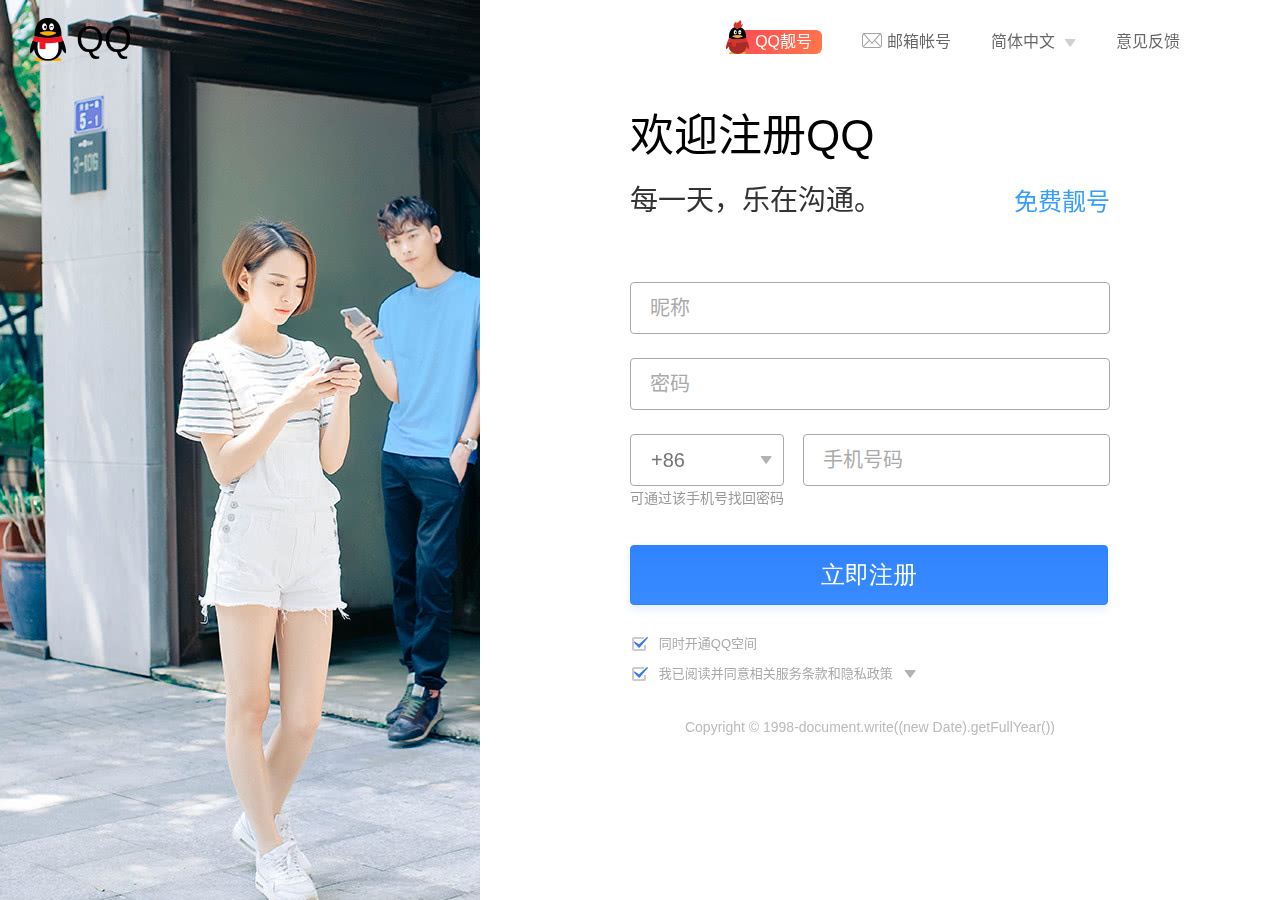
<file: download/register.html>
<!doctype html>
<html>
    <head>
        <meta charset="UTF-8" />
        <title>注册</title>
        <link rel="short icon" href="registerImg/logo.png" />
        <link rel="stylesheet" href="register.css">
    </head>
    <body>
        <a class="logo" href="">QQ</a>
        <div class="side">
            <ul id="side_img">
                <li><img src="registerImg/01-1.jpg" alt=""></li>
                <li><img src="registerImg/01-2.jpg" alt=""></li>
                <li><img src="registerImg/01-3.jpg" alt=""></li>
                <li><img src="registerImg/01-4.jpg" alt=""></li>
            </ul>
        </div>
        <div id="nav_top">
            <div class="feedback">
                <a href="">意见反馈</a>
            </div>
            <div class="language">
                <div class="img">
                    简体中文&nbsp;
                    <img class="img1" src="registerImg/down.png" alt="">
                    <img class="img2" src="registerImg/up.png" alt="">
                </div>
                <ul class="xiaLa">
                    <li><a class="font" href="">繁體中文</a></li>
                    <li><a class="font" href="">English</a></li>
                </ul>
            </div>
            <div id="email">
                <a class="email" href="">邮箱帐号</a>
            </div>
            <div id="lianHao">
                <a class="lianHao" href="">
                    <div>QQ靓号</div>
                    <img src="registerImg/logo3.png" />
                </a>
            </div>
        </div>
        <div id="main_wrap">
            <div class="main">
                <div class="form">
                    <div id="register">
                        <div class="welcome">欢迎注册QQ</div>
                        <div class="header">
                            <a href="">免费靓号</a>
                        </div>
                        <div class="header2">每一天，乐在沟通。</div>
                    </div>
                    <form action="">
                        <div class="input-area">
                            <div class="input-flags">
                                <div class="input-ok" style="display:none"></div>
                            </div>
                            <label for="nickname" class="input-placeholder" id="nickname-tips">昵称</label>
                            <div class="input-outer">
                                <input type="text" id="nickname" class="nickname error" maxlength="24" tabindex="3">
                            </div>
                        </div>
                        <div class="input-area">
                            <label class="input-placeholder" id="password-tips" for="password">密码</label>
                            <div class="input-outer">
                                <div class="password-raw" style="display: none;"></div>
                                <input type="password" id="password" maxlength="16" tabindex="4" >
                            </div>
                        </div>
                        <div style="position: relative">
                            <div class="input-area phone-area">
                                <label class="input-placeholder" id="phone-tips" for="phone">手机号码</label>
                                <div class="input-outer">
                                    <input type="text" id="phone" class="phone" tabindex="5">
                                </div>
                            </div>
                            <div class="input-area nation-area">
                                <div class="input-outer">
                                    <input type="text" placeholder="+86" class="nation">
                                    <div class="selector">
                                        <img src="registerImg/down.png" alt="">
                                    </div>
                                </div>
                            </div>
                        </div>
                        <div class="input-tips-wrap">
                            <div class="input-tips">可通过该手机号找回密码</div>
                        </div>
                        <!--<div style="margin-top: 26px;">
                            <a class="send-sms" id="send-sms" tabindex="6" href="">发送短信验证码</a>
                        </div>-->
                        <div>
                            <input id="get_acc" type="submit" class="submit" value="立即注册" tabindex="8">
                        </div>
                        <div class="agreement">
                            <label for="qzone" class="checkbox" >
                                <img src="registerImg/checkbox_check.png" alt="">
                                <img src="registerImg/checkbox_normal.png" style="display: none;" alt="">
                                &nbsp; 同时开通QQ空间
                            </label>
                            <br />
                            <label for="agree" class="checkbox">
                                <img src="registerImg/checkbox_check.png" alt="">
                                <img src="registerImg/checkbox_normal.png" style="display: none;" alt="">
                                &nbsp; 我已阅读并同意相关服务条款和隐私政策
                                &nbsp;
                                <img src="registerImg/down.png" alt="">
                            </label>
                            <div class="agreement-list" style="visibility: hidden; opacity: 0;">
                                <a href=""></a>
                                <a href=""></a>
                                <a href=""></a>
                            </div>
                        </div>
                    </form>
                    <div class="footer">
                        <p>Copyright <span>©</span> 1998-document.write((new Date).getFullYear())</p>
                    </div>
                </div>
            </div>
        </div>

        <script src="../jquery-1.9.1.js"></script>
        <script src="register.js"></script>
    </body>
</html>
</file>
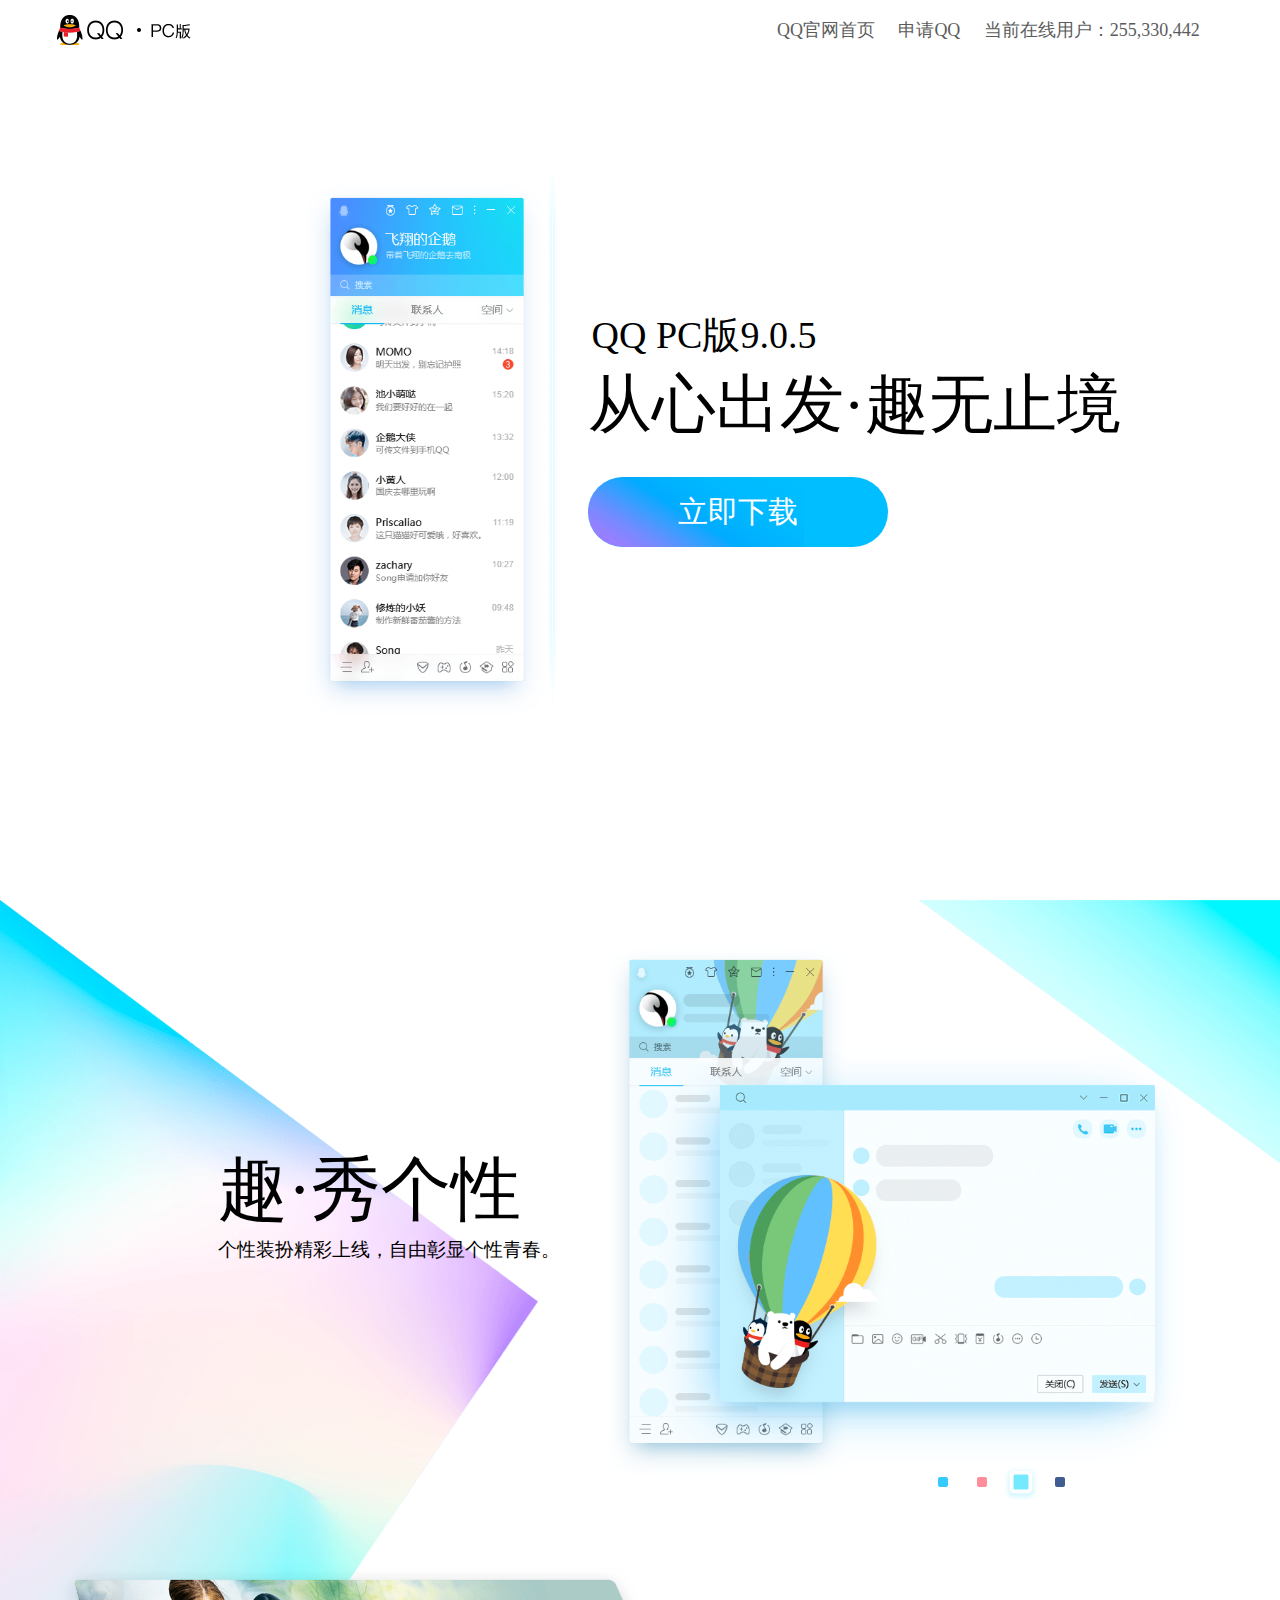
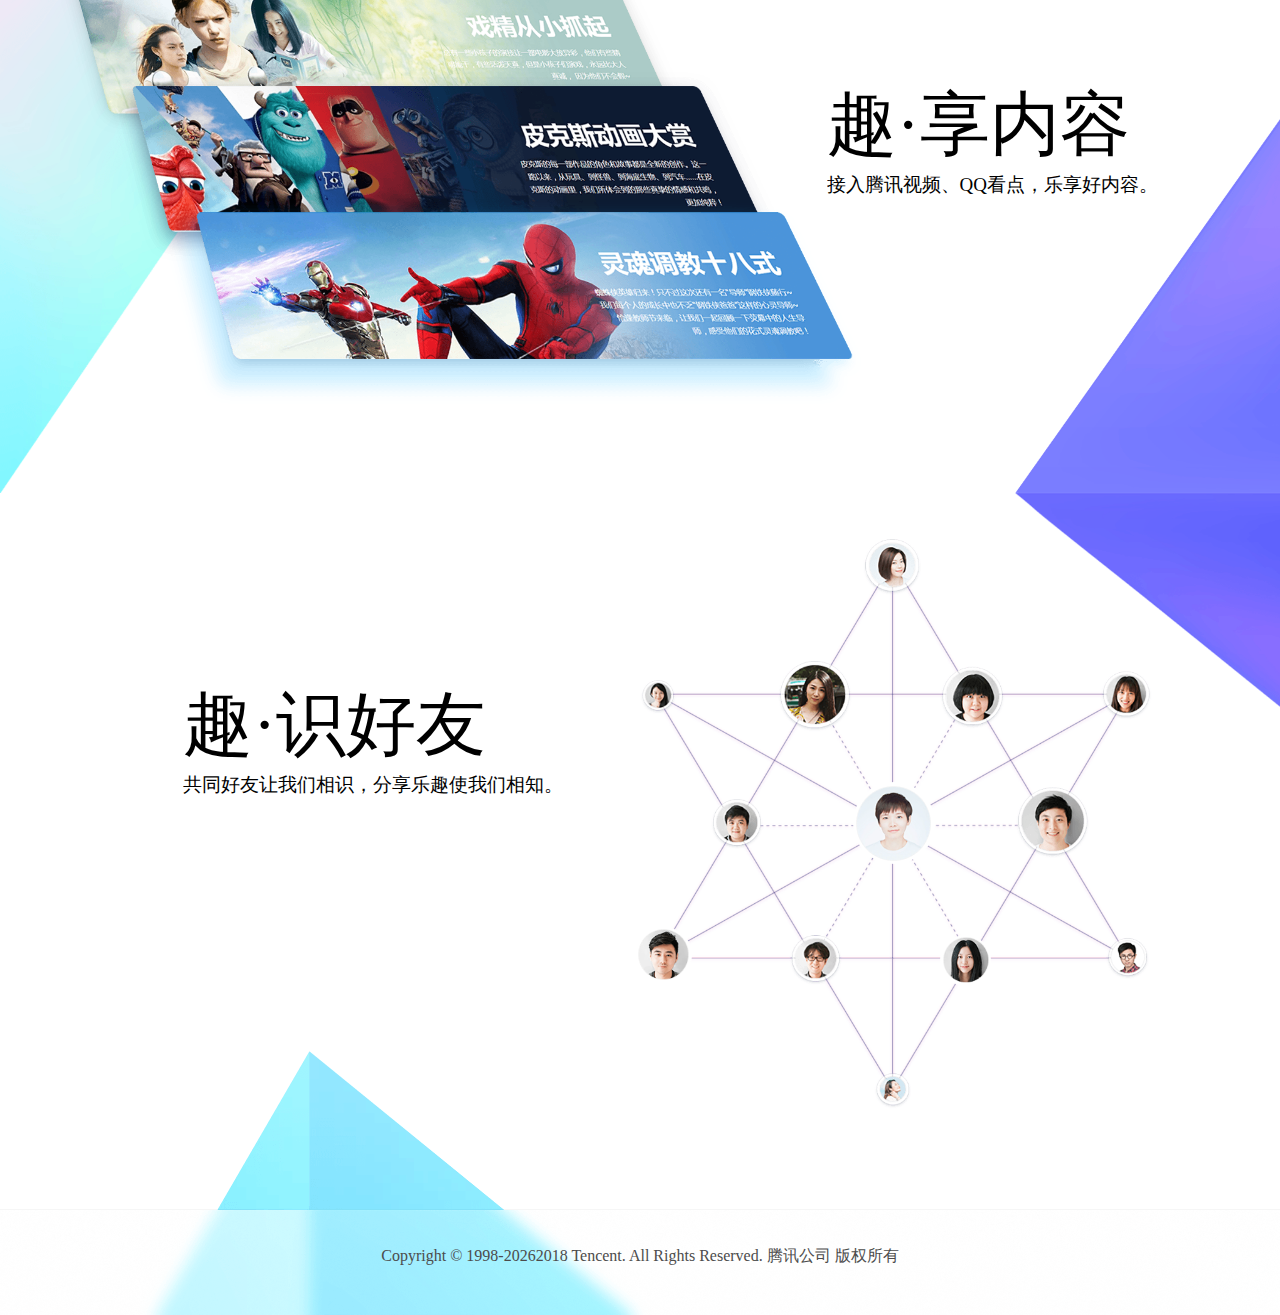
<file: QQPC/qqPc.html>
<!DOCTYPE html>
    <html lang="zh-Hans">
    <head>
        <meta http-equiv="Content-Type" content="text/html; charset=UTF-8" />
        <link type="favicon" rel="shortcut icon" href="images/favicon.ico" />
        <title>QQ PC版官方网站</title>
        <link rel="stylesheet" href="qqPc.css">
    </head>
    <body>
    <div id="header">
        <div class="wrap">
            <div id="logo"><a href=""></a></div>
            <ul class="menu">
                <li><a href="javascript:;" id="viewOnline">当前在线用户：<em id="max_online">255,330,442</em></a></li>

                <li><a href="" class="apply_qq">申请QQ</a></li>
                <li><a href="" class="qq_index">QQ官网首页</a></li>
            </ul>
        </div>
    </div>

    <div id="sections-container" class="animateOptions">
        <section class="section-01">
            <div id="mov-container">
                <div class="mov-bg">
                    <div class="mov-bg"></div>
                    <div class="mov-bg-01"></div>
                    <div class="mov-bg-02"></div>
                    <div class="mov-bg-03 imageMoving"></div>
                    <div class="mov-bg-04 imageMoving"></div>
                    <div class="mov-bg-05 imageMoving"></div>
                    <div class="mov-bg-06"></div>
                </div>
            </div>
            <div class="img-triangle"></div>
            <div class="wrap">
                <div class="img-loginInterface backgroundPositionReset backHide">
                    <div class="login-container">
                        <video src="images/login-head.mp4" class="login-video" autoplay="" loop="" poster="images/header-top.png"></video>
                        <img class="login-icon" src="images/1-login-icon.png" />
                    </div>
                </div>
                <div class="img-aioInterface backgroundPositionReset"></div>
                <div class="line"></div>
                <div class="message-container">
                    <div class="message positionReset">
                        <h2>QQ PC版9.0.5</h2>
                        <h1>从心出发·趣无止境</h1>
                        <div class="button-container">
                            <a href="" class="download"></a>
                            <div class="btn-mask">立即下载</div>
                        </div>
                    </div>
                </div>
            </div>
        </section>
        <section class="section-02">
            <div class="section-02-container">
                <div class="img-triangle"></div>
                <div class="wrap">
                    <div class="message defaultText">
                        <h1>趣·轻快沟通</h1>
                        <h3>全新视觉改版，给你焕然一新的PCQQ。</h3>
                    </div>
                    <div class="message skinText act">
                        <h1>趣·秀个性</h1>
                        <h3>个性装扮精彩上线，自由彰显个性青春。</h3>
                    </div>
                    <div class="plugin-client">
                        <div class="theme-container">
                            <div class="theme-img theme01">
                                <div class="theme-a"></div>
                                <div class="theme-b"></div>
                            </div>
                            <div class="theme-img theme02">
                                <div class="theme-a"></div>
                                <div class="theme-b"></div>
                            </div>
                            <div class="theme-img theme03 fadeIn">
                                <div class="theme-a"></div>
                                <div class="theme-b"></div>
                            </div>
                            <div class="theme-img theme04">
                                <div class="theme-a"></div>
                                <div class="theme-b"></div>
                            </div>
                            <div class="theme-img theme05">
                                <div class="theme-a"></div>
                                <div class="theme-b"></div>
                            </div>

                        </div>
                        <ul class="theme-side" style="opacity: 1;">
                            <li><i class=""><span></span></i></li>
                            <li><i class=""><span></span></i></li>
                            <li><i class="act"><span></span></i></li>
                            <li><i class=""><span></span></i></li>
                            <li><i class=""><span></span></i></li>
                        </ul>
                    </div>
                </div>
            </div>
        </section>
        <section class="section-03 act">
            <div class="section-03-container">
                <div class="img-triangle"></div>
                <div class="wrap">
                    <div class="message">
                        <h1>趣·享内容</h1>
                        <h3>接入腾讯视频、QQ看点，乐享好内容。</h3>
                    </div>
                    <div class="advert-content">
                        <img class="advert-01" src="images/advert01.png" />
                        <img class="advert-02" src="images/advert02.png" />
                        <img class="advert-03" src="images/advert03.png" />
                    </div>
                </div>
            </div>
        </section>
        <section class="section-04">
            <div class="section-04-container">
                <div class="img-triangle"></div>
                <div class="wrap">
                    <div class="message act">
                        <h1>趣·识好友</h1>
                        <h3>共同好友让我们相识，分享乐趣使我们相知。</h3>
                    </div>
                    <div class="friendNet-container">
                        <div class="friendNet">
                            <div class="face-container face01">
                                <div class="face"></div>
                                <div class="face-shadow"></div>
                                <div class="dynamic"></div>
                            </div>
                            <div class="face-container face02">
                                <div class="face"></div>
                                <div class="face-shadow"></div>
                                <div class="dynamic"></div>
                            </div>
                            <div class="face-container face03">
                                <div class="face"></div>
                                <div class="face-shadow"></div>
                                <div class="dynamic"></div>
                            </div>
                        </div>
                        <ul class="ring-list act">
                            <li class="ring1"></li>
                            <li class="ring2"></li>
                            <li class="ring3"></li>
                            <li class="ring4"></li>
                            <li class="ring5"></li>
                        </ul>
                    </div>
                </div>
                <div class="footer">
                    <img src="images/4-pd.png" alt="" class="footer-img" />

                    <h2 class="copyright">Copyright © 1998-<script>document.write((new Date).getFullYear())</script>2018 Tencent. All Rights Reserved.  腾讯公司 版权所有</h2>
                </div>
            </div>
        </section>
    </div>

    </body>
    <script src="../jquery-1.9.1.js"></script>
    <script>$(function(){function e(){(window.ActiveXObject||"ActiveXObject"in window)&&$("body").addClass("ie")}function n(e,n){"function"==typeof pgvSendClick&&pgvSendClick({virtualDomain:n||"im.qq.com",hottag:e})}function i(){var e,n=document.createElement("div"),i={transition:"transitionend",OTransition:"oTransitionEnd",MozTransition:"transitionend",WebkitTransition:"webkitTransitionEnd"};for(e in i)if(void 0!==n.style[e])return i[e]}function t(e){var n,i=function(e,n){setTimeout(function(){e.addClass("imageMoving"),setTimeout(function(){e.removeClass("imageMoving")},15e3)},n)},t=[{el:$(".mov-bg-03"),delayTime:4e3},{el:$(".mov-bg-04"),delayTime:8e3},{el:$(".mov-bg-05"),delayTime:12e3},{el:$(".mov-bg-06"),delayTime:16e3}];for(n in t)i(t[n].el,t[n].delayTime);setInterval(function(){for(n in t)i(t[n].el,t[n].delayTime)},26e3)}e(),"function"==typeof pgvSendClick&&pgvMain(),n("pcqq.pv"),$(".download").click(function(){n("pcqq.btn_download")}),$(".apply_qq").click(function(){n("pcqq.btn_apply")}),$(".qq_index").click(function(){n("pcqq.btn_index")}),$("#viewOnline").click(function(){n("pcqq.btn_viewOnline")}),$("#logo").click(function(){n("pcqq.btn_logo")});var o=/^https/.test(window.location)?"https://im.qq.com/online/flash/ht/fla_https.swf":"http://im.qq.com/online/flash/ht/fla_http.swf";swfobject.embedSWF(o,"flashBox","910","700","9.0.0","expressInstall.swf"),$("#viewOnline").click(function(e){e.preventDefault(),$("#flashDiv").show(),$(".overlay").show(),$(".overlay").css({height:$(document).height()})}),$("#flashClose").click(function(e){e.preventDefault(),$("#flashDiv").hide(),$(".overlay").hide()}),$.ajax({type:"GET",url:"https://cgi.im.qq.com/data/1min_city.dat",dataType:"json",success:function(e){try{e&&0==e.code&&"success"==e.msg?$("#max_online").text(e.data.count.toString().replace(/(\d)(?=(\d{3})+(?!\d))/g,"$1,")):BJ_REPORT.report("get_online_error:"+JSON.stringify(e))}catch(n){BJ_REPORT.report("ajax_success_error:"+JSON.stringify(e))}}});var s,a=(i(),{params:{video:$(".login-video"),loginInterface:$(".img-loginInterface"),"interface":$(".img-aioInterface"),cutLine:$(".line"),title:$(".section-01").find(".message")},loopInterface:function(e){var n=this,i=n.params;setTimeout(function(){i.cutLine.addClass("show-line"),setTimeout(function(){i["interface"].removeClass("backgroundPositionReset"),setTimeout(function(){i.video[0].currentTime=0,i.loginInterface.removeClass("backHide"),setTimeout(function(){e()},700)},700)},300)},3e3)},loopAio:function(){var e=this,n=e.params;n.cutLine.removeClass("show-line"),setTimeout(function(){n.cutLine.addClass("show-line"),setTimeout(function(){n.loginInterface.addClass("backHide"),setTimeout(function(){n.cutLine.removeClass("show-line"),setTimeout(function(){n["interface"].addClass("backgroundPositionReset"),e.loopInterface()},700)},700)},300)},3e3)},loopAll:function(){var e,n,i=this,t=i.params;setInterval(function(){setTimeout(function(){t.cutLine.addClass("show-line"),setTimeout(function(){e=t["interface"].hasClass("backgroundPositionReset"),n=t.loginInterface.hasClass("backHide"),e?t["interface"].removeClass("backgroundPositionReset"):t.loginInterface.addClass("backHide"),setTimeout(function(){n?(t.video[0].currentTime=0,t.loginInterface.removeClass("backHide")):t["interface"].addClass("backgroundPositionReset"),setTimeout(function(){t.cutLine.removeClass("show-line")},700)},700)},300)},3e3)},4700)},showing:function(){var e=this,n=e.params;n.cutLine.addClass("show-line"),setTimeout(function(){n.loginInterface.addClass("backgroundPositionReset"),n.title.addClass("positionReset"),setTimeout(function(){n.cutLine.removeClass("show-line"),setTimeout(function(){n.cutLine.addClass("show-line"),setTimeout(function(){n.loginInterface.addClass("backHide"),setTimeout(function(){n["interface"].addClass("backgroundPositionReset"),setTimeout(function(){n.cutLine.removeClass("show-line")},700)},700)},300)},1500)},750)},300),e.loopAll()},init:function(){this.showing()}}),c={params:{len:$(".theme-img").length,isShow:0,isHover:0,hoverIndex:"",act_index:""},showSkin:function(e){$(".theme-img").removeClass("fadeOut").removeClass("fadeIn"),$(".theme-img").eq(e).addClass("fadeIn"),this.params.isShow=1},hideSkin:function(){var e=$(".theme-container").find(".fadeIn");e.index();e.addClass("fadeOut"),this.params.isShow=0},playOnce:function(e,n){var i=this,t=$(".defaultText"),o=$(".skinText");0==n?(o.removeClass("act"),setTimeout(function(){t.addClass("act")},750)):(t.removeClass("act"),setTimeout(function(){o.addClass("act")},750)),i.hideSkin(),$(".theme-side li").eq(e).children("i").removeClass("act"),setTimeout(function(){i.showSkin(n)},750)},init:function(){function e(){n.params.act_index=$(".theme-container").find(".fadeIn").index(),i.act_index<i.len-1?(n.playOnce(i.act_index,i.act_index+1),$(".theme-side li").eq(i.act_index+1).children("i").addClass("act")):(n.playOnce(i.len-1,0),$(".theme-side li").eq(0).children("i").addClass("act"))}var n=this,i=n.params;n.showSkin(0),$(".defaultText").addClass("act"),$(".theme-side li").eq(0).children("i").addClass("act"),setTimeout(function(){$(".theme-side").css("opacity","1")},750);setInterval(e,3e3)}},l=function(){var e={startIndex:1},n={faceContainer:$(".face-container"),face:$(".face01")},i=function(e){n.faceContainer.removeClass("act"),setTimeout(function(){n.faceContainer.eq(e).addClass("act")},1400)},t=function(){var t,o=n.faceContainer.length;setInterval(function(){t=$(".friendNet").find(".act").index(),t++,e.startIndex++,i(t<o?t:0)},3e3)},o=function(){$(".ring-list").addClass("act"),setTimeout(function(){n.face.addClass("act"),t()},1400)};o()},d=($(window).height(),$(".section-02").offset().top/2),f=$(".section-03").offset().top/1.6,r=$(".section-04").offset().top/1.4,u={s2:0,s3:0,s4:0};t(),a.init(),$(window).scroll(function(){s=$(window).scrollTop(),s>d&&!u.s2?(u.s2=1,c.init()):s>f&&!u.s3?(u.s3=1,$(".section-03").addClass("act")):s>r&&!u.s4&&(u.s4=1,$(".section-04").find(".message").addClass("act"),l())})})</script>
    <script src="qqPc.js"></script>
</html>
</file>
<file: download/register.css>
* {
    margin: 0;
    padding: 0;
    border: none;
    transition: all .2s;
}
html {
    height: 100%;
    width: 100%;
    font-family: -apple-system,"Helvetica Neue",Arial,"PingFang SC","Hiragino Sans GB",STHeiti,"Microsoft YaHei","Microsoft JhengHei","Source Han Sans SC","Noto Sans CJK SC","Source Han Sans CN","Noto Sans SC","Source Han Sans TC","Noto Sans CJK TC","WenQuanYi Micro Hei",SimSun,sans-serif;
}
a{
    outline: 0;
    text-decoration:none;
}
body {
    margin: 0;
    padding: 0;
    height: 100%;
    min-width: 560px;
}
.logo{
    position:fixed;
    top:0;
    left:0;
    background-image: url("registerImg/logo.png");
    background-repeat: no-repeat;
    background-size: 36px 43px;
    z-index:2;
    height:43px;
    line-height:43px;
    padding-left: 46px;
    margin-left: 30px;
    margin-top: 18px;
    font-size: 36px;
    display: block;
    color: #000;
}
.side{
    position: fixed;
    top: 0;
    left: 0;
    height: 100%;
    width: 480px;
    float: left;
    overflow: hidden;
    background-repeat: no-repeat;
    background-position: center;
    background-size: cover;
}
.side ul{
    width:480px;
    height:100%;
    background-image: url("registerImg/01-1.jpg");
}
.side li{
    margin-top:-20px;
    position:absolute;
    display:none;
    top:0;
    left:0;
}
.side ul li img{
    width:480px;
    height:100%;
}
#nav_top{
    min-width:560px;
    overflow:hidden;
    position:relative;
    top:0;
    left:0;
    text-align: right;
    z-index:1;
}
#nav_top .feedback{
    float: right;
    margin:20px 100px 0 0;
    font-size: 16px;
    color: rgba(0,0,0,.902);
    padding: 10px 0 0;
    line-height: 24px;
}
#nav_top .feedback a{
    color:#000;
    opacity:.6;
}
#nav_top .feedback a:hover{
    opacity:1;
}
.language{
    opacity: .6;
    color: #000;
    float: right;
    margin: 20px 40px 0 0;
    font-size: 16px;
    padding: 10px 0 0;
    line-height: 24px;
}
.language .xiaLa{
    list-style: none;
    text-align: left;
    padding-top: 8px;
}
.language .img2{
    display: none;
}
.xiaLa{
    display: none;
}
.xiaLa li{
    padding-top: 16px;
}
.xiaLa li a{
    color:#888;
}
#email{
    opacity: .6;
    float: right;
    margin: 20px 40px 0 0;
    font-size: 16px;
    color: rgba(0,0,0,.902);
    padding: 10px 0 0;
    line-height: 24px;
}
#email:hover{
    opacity:1;
}
#email a{
    color:#000;
    background: url("registerImg/mail-entry.png") no-repeat;
    height: 15px;
    line-height: 15px;
    margin: 4.5px 0;
    padding-left:25px;
}
#lianHao{
    padding: 0;
    float: right;
    margin: 20px 40px 0 0;
    font-size: 16px;
    color: rgba(0,0,0,.902);
    line-height: 24px;
}
.lianHao{
    position: relative;
    display: block;
    float: right;
}
.lianHao>div{
    border-radius:6px;
    background:linear-gradient(126deg,#fc4754,#ff794c) #f54444;
    height:24px;
    line-height:24px;
    font-size: 16px;
    margin: 10px 0 0 5px;
    padding: 0 10px 0 24px;
    color: #fff;
    font-weight: 300;
}
.lianHao>img{
    position: absolute;
    left: 0;
    bottom: 0;
    z-index: 1;
}
#main-wrap{
    position: relative;
    height: 100%;
}
.main{
    position: absolute;
    padding-bottom: 10px;
    top: 100px;
    width: 100%;
    margin-left: 230px;
}
.form{
    position:relative;
    width:480px;
    margin:0 auto;
}
.welcome{
    font-size:44px;
    margin-bottom: 20px;
}
.header{
    float:right;
    font-size: 28px;
    line-height:1.2;
    color:#333;
}
.header a{
    font-size: 24px;
    color: #359eff;
}
.header2{
    font-size: 28px;
    line-height:1.2;
    color:#333;
    margin-bottom: 64px;
}
.input-area{
    position:relative;
}
.input-flags{
    position: absolute;
    right: 0;
    height: 52px;
    z-index: 1;
}
.input-ok{
    background: url("registerImg/tick.png") no-repeat;
    width: 20px;
    height: 15px;
    display: block;
    float: right;
    margin: 18.5px 10px;
}
.input-placeholder{
    position: absolute;
    font-size: 20px;
    line-height: 20px;
    padding: 16px 20px;
    background: #fff;
    z-index: -1;
    font-weight: lighter;
    color: #aaa;
}
.input-outer{
    background: 0 0;
    margin: 24px 0 0;
}
.input-outer input{
    border: 1px #aaa solid;
    border-radius: 4px;
    background: 0 0;
    text-align: left;
    font-size: 20px;
    width: 438px;
    height: 50px;
    line-height: 50px;
    padding: 0 20px;
}
.input-outer input:hover{
    border-color:#777777;
}
form .input-area.phone-area{
    float: right;
}
form .input-area.phone-area .input-outer{
    margin:0;
}
form .input-area.phone-area .input-outer input.phone{
    width:265px;
}
form .input-area.code-area, body .main>.form form .input-area.nation-area {
    width: 154px;
}
form .input-area.nation-area input.nation {
    width: 112px;
}
 form .submit:hover {
    background-color: #3580eb;
    background-image: linear-gradient(0deg,#3580eb,#2c79eb);
}
form .selector {
    position: absolute;
    right: 0;
    top: 0;
    height: 52px;
    line-height: 52px;
    padding-right: 12px;
}
form .selector img {
    vertical-align: middle;
}
form .input-tips-wrap {
    position: relative;
    overflow: hidden;
    height: 14px;
    margin-top: 5px;
    line-height: 1;
}
form .input-tips-wrap .input-tips {
    font-size: 14px;
    height: 14px;
    color: #999;
    white-space: nowrap;
    overflow: hidden;
    position: absolute;
    bottom: 0;
}
form .send-sms {
    border: 1px #3083ff solid;
    border-radius: 4px;
    background-color: #3487ff;
    box-shadow: 0 5px 8px 0 rgba(24,95,255,.1);
    color: #fff;
    text-align: center;
    font-weight: lighter;
    background-image: linear-gradient(0deg,#398bff,#3083ff);
    float: right;
    width: 307px;
    height: 50px;
    line-height: 50px;
    font-size: 20px;
}
form .input-area.nation-area {
    width: 154px;
}
form .submit {
    border: 1px #3083ff solid;
    border-radius: 4px;
    background-color: #3487ff;
    box-shadow: 0 5px 8px 0 rgba(24,95,255,.1);
    color: #fff;
    text-align: center;
    font-weight: lighter;
    background-image: linear-gradient(0deg,#398bff,#3083ff);
    width: 478px;
    height: 60px;
    margin: 40px 0 8px;
    font-size: 24px;
}
form .agreement {
    margin-top: 16px;
    line-height: 18px;
    font-size: 14px;
}
body .main>.form form .agreement .agreement-list {
    padding-left: 18px;
}
form .agreement .checkbox {
    line-height: 30px;
    font-size: 13px;
    color: #aaa;
}
form .agreement .checkbox img {
    vertical-align: middle;
}
.footer {
    font-size: 14px;
    color: #bbb;
    text-align: center;
    margin: 30px 0;
    font-weight: lighter;
}
</file>
<file: QQPC/qqPc.css>
@font-face {
    font-family:PingFang;
    src:url(https://sqimg.qq.com/qq_product_operations/im/pcqq/9.0/font/PingFang.eot);
    src:url(https://sqimg.qq.com/qq_product_operations/im/pcqq/9.0/font/PingFang.eot?#font-spider) format('embedded-opentype'),url(https://sqimg.qq.com/qq_product_operations/im/pcqq/9.0/font/PingFang.woff) format('woff'),url(https://sqimg.qq.com/qq_product_operations/im/pcqq/9.0/font/PingFang.ttf) format('truetype'),url(https://sqimg.qq.com/qq_product_operations/im/pcqq/9.0/font/PingFang.svg) format('svg');
    font-weight:400;
    font-style:normal
}
a,article,body,button,dd,div,dl,dt,figcaption,figure,footer,form,h1,h2,h3,h4,h5,header,html,iframe,img,input,li,menu,nav,ol,p,section,table,tbody,td,textarea,tr,ul {
    padding:0;
    margin:0
}
body,html {
    width:100%;
    height:100%
}
body {
    font:16px PingFang;
    min-width:1280px
}
em {
    font-style:normal
}
a,span {
    text-decoration:none;
    display:inline-block
}
a:link,a:visited {
    text-decoration:none
}
a,button {
    outline:0;
    border:none
}
li {
    list-style:none
}
#header {
    width:100%;
    height:60px;
    position:absolute;
    overflow:hidden;
    top:0;
    left:0;
    z-index:15
}
#logo {
    margin-top:15px;
    float:left;
    width:134px;
    height:30px;
    background:url(images/logo.png) 0 0 no-repeat;
    -webkit-background-size:100% 100%;
    background-size:100% 100%
}
.menu li {
    float:right;
    margin-right:2%;
    line-height:60px;
    font-size:18px;
    display:block
}
.menu li a {
    transition:opacity .25s linear;
    -webkit-transition:opacity .25s linear;
    -moz-transition:opacity .25s linear;
    -ms-transition:opacity .25s linear;
    -o-transition:opacity .25s linear;
    color:#333;
    opacity:.8
}
.menu li a:hover {
    opacity:1
}
.menu li a:active {
    color:#12B7F5;
    opacity:1
}
.wrap {
    margin:0 auto;
    max-width:2186px;
    min-width:1166px;
    width:85.42%;
    height:100%;
    position:relative;
    z-index:10
}
#mov-container {
    width:100%;
    height:100%;
    position:absolute;
    top:0;
    left:0;
    overflow:hidden
}
.mov-bg>div {
    width:100%;
    -webkit-background-size:cover;
    -moz-background-size:cover;
    -ms-background-size:cover;
    -o-background-size:cover;
    background-size:cover;
    position:absolute;
    top:0;
    bottom:0;
    z-index:1
}
.mov-bg {
    background-color:#fff;
    opacity:1
}
.mov-bg-01 {
    background:url(images/BG-1.jpg) no-repeat center top;
    opacity:0
}
.mov-bg-02 {
    background:url(images/BG-1_1.jpg) no-repeat center top;
    opacity:0
}
.mov-bg-03 {
    background:url(images/BG-2_1.jpg) no-repeat center top;
    opacity:0
}
.mov-bg-04 {
    background:url(images/BG-4_1.jpg) no-repeat center top;
    opacity:0
}
.mov-bg-05 {
    background:url(images/BG-5_1.jpg) no-repeat center top;
    opacity:0
}
.mov-bg-06 {
    background:url(images/BG-1_1.jpg) no-repeat center top;
    opacity:0
}
#sections-container,#sections-container>section {
    width:100%;
    height:100%;
    position:relative
}
#sections-container>section {
    overflow:hidden
}
.section-01 .img-triangle {
    width:100%;
    height:100%;
    background:url(images/1-p.png) 0 0 no-repeat;
    -webkit-background-size:100% 100%;
    background-size:100% 100%;
    position:absolute;
    top:0;
    left:0;
    z-index:8
}
.img-loginInterface {
    margin-top:-12.6%;
    padding-top:24.4%;
    width:32.2%;
    position:absolute;
    left:10%;
    top:50%;
    overflow:hidden
}
.login-container {
    width:100%;
    height:100%;
    background:url(images/1-login.png) 0 0 no-repeat;
    -webkit-background-size:auto 100%;
    background-size:auto 100%;
    position:absolute;
    top:0;
    left:0
}
.login-video {
    margin-left:-43.8%;
    width:82.4%;
    position:absolute;
    border-top-left-radius:3px;
    border-top-right-radius:3px;
    background:url(images/header-top.png) 0 0 no-repeat;
    -webkit-background-size:100% 100%;
    background-size:100% 100%;
    top:4.6%;
    left:50%
}
.login-icon {
    margin-left:-42.5%;
    width:79%;
    position:absolute;
    top:7%;
    left:50%
}
.img-aioInterface {
    margin-top:-22.74%;
    padding-top:45.48%;
    width:21%;
    background:url(images/1-aio.png) 0 0 no-repeat;
    -webkit-background-size:auto 100%;
    background-size:auto 100%;
    position:absolute;
    top:50%;
    left:21.4%;
    background-position-X:7000%
}
.section-01 .message-container {
    width:100%;
    height:50%;
    min-height:270px;
    position:absolute;
    top:50%;
    left:42.5%;
    overflow:hidden;
    margin-top:-14%
}
.line {
    margin-top:-24%;
    padding-top:46%;
    width:11px;
    position:absolute;
    top:50%;
    left:42%;
    background:url(images/cutline.png) 0 0 no-repeat;
    -webkit-background-size:100% 100%;
    background-size:100% 100%
}
.section-01 .message {
    margin-left:3%;
    width:100%;
    height:100%;
    position:absolute;
    top:0;
    left:0
}
.section-01 .message>h2 {
    text-indent:4px;
    margin-bottom:0;
    margin-top:2%;
    font-weight:400;
    font-size:48px
}
.section-01 .message>h1 {
    font-weight:400;
    font-size:80px
}
.button-container {
    margin-top:3.5%;
    width:300px;
    height:70px;
    border-radius:40px;
    background-color:#00beff;
    position:relative;
    overflow:hidden
}
.button-container:hover .btn-mask {
    background-position:0 70%
}
a.download:active {
    opacity:.16
}
a.download {
    width:100%;
    height:100%;
    display:block;
    border-radius:40px;
    transition:background-position .25s ease-in-out;
    -webkit-transition:background-position .25s ease-in-out;
    -moz-transition:background-position .25s ease-in-out;
    -ms-transition:background-position .25s ease-in-out;
    -o-transition:background-position .25s ease-in-out;
    background-color:#333;
    position:relative;
    opacity:0;
    z-index:5
}
.btn-mask {
    width:100%;
    height:100%;
    text-align:center;
    line-height:70px;
    font-size:30px;
    color:#fff;
    background:url(images/btn-line.png) -300px 50% no-repeat;
    background-position:-300px center;
    position:absolute;
    border-radius:40px;
    top:0;
    left:0;
    z-index:4;
    transition:all .25s ease-in-out;
    -webkit-transition:all .25s ease-in-out;
    -moz-transition:all .25s ease-in-out;
    -ms-transition:all .25s ease-in-out;
    -o-transition:all .25s ease-in-out
}
#sections-container section.section-02 {
    height:auto;
    padding-top:46.875%
}
.section-02-container {
    width:100%;
    height:100%;
    position:absolute;
    top:0;
    left:0
}
.section-02 .img-triangle {
    width:100%;
    height:100%;
    background:url(images/2-p.png) 0 0 no-repeat;
    -webkit-background-size:100% 100%;
    background-size:100% 100%;
    position:absolute;
    top:0;
    left:0
}
.plugin-client {
    margin-top:-26.83%;
    padding-top:51.22%;
    width:51.22%;
    position:absolute;
    top:56%;
    left:47.1%
}
.section-02 .message {
    margin:auto;
    width:100%;
    height:50%;
    position:absolute;
    top:0;
    left:15.8%;
    right:0;
    bottom:-31%;
    overflow:hidden
}
.skinText {
    opacity:0
}
.section-02 .message>h1 {
    font-weight:400;
    font-size:88px
}
.section-02 .message>h3 {
    font-weight:400;
    font-size:24px
}
.theme-container {
    width:100%;
    height:100%;
    position:absolute;
    top:0;
    left:0;
    z-index:5
}
.theme-container>div {
    width:100%;
    height:100%;
    position:absolute;
    top:0;
    left:0
}
.theme-a {
    padding-top:88.8%;
    width:40.2%;
    position:absolute;
    top:0;
    left:0;
    opacity:0
}
.theme-b {
    padding-top:70.2%;
    width:90%;
    position:absolute;
    top:17.2%;
    left:8%;
    opacity:0
}
.theme-img.fadeIn .theme-a,.theme-img.fadeIn .theme-b {
    opacity:1
}
.theme-img.fadeIn.fadeOut .theme-a,.theme-img.fadeIn.fadeOut .theme-b {
    opacity:0
}
.theme01 .theme-a {
    background:url(images/theme01-a.png) 0 0 no-repeat;
    -webkit-background-size:100% 100%;
    background-size:100% 100%
}
.theme01 .theme-b {
    background:url(images/theme01-b.png) 0 0 no-repeat;
    -webkit-background-size:100% 100%;
    background-size:100% 100%
}
.theme02 .theme-a {
    background:url(images/theme02-a.png) 0 0 no-repeat;
    -webkit-background-size:100% 100%;
    background-size:100% 100%
}
.theme02 .theme-b {
    background:url(images/theme02-b.png) 0 0 no-repeat;
    -webkit-background-size:100% 100%;
    background-size:100% 100%
}
.theme03 .theme-a {
    background:url(images/theme03-a.png) 0 0 no-repeat;
    -webkit-background-size:100% 100%;
    background-size:100% 100%
}
.theme03 .theme-b {
    background:url(images/theme03-b.png) 0 0 no-repeat;
    -webkit-background-size:100% 100%;
    background-size:100% 100%
}
.theme04 .theme-a {
    background:url(images/theme04-a.png) 0 0 no-repeat;
    -webkit-background-size:100% 100%;
    background-size:100% 100%
}
.theme04 .theme-b {
    background:url(images/theme04-b.png) 0 0 no-repeat;
    -webkit-background-size:100% 100%;
    background-size:100% 100%
}
.theme05 .theme-a {
    background:url(images/theme05-a.png) 0 0 no-repeat;
    -webkit-background-size:100% 100%;
    background-size:100% 100%
}
.theme05 .theme-b {
    background:url(images/theme05-b.png) 0 0 no-repeat;
    -webkit-background-size:100% 100%;
    background-size:100% 100%
}
.theme01 .theme-a {
    background:url(images/theme01-a.png) 0 0 no-repeat;
    -webkit-background-size:100% 100%;
    background-size:100% 100%
}
.theme01 .theme-b {
    background:url(images/theme01-b.png) 0 0 no-repeat;
    -webkit-background-size:100% 100%;
    background-size:100% 100%
}
.theme-side {
    display:inline-block;
    position:absolute;
    bottom:6.8%;
    right:14.6%;
    opacity:0
}
.theme-side>li {
    display:inline-block;
    width:35px;
    height:35px;
    border-radius:6px;
    position:relative;
    z-index:6
}
.theme-side>li>i {
    margin:auto;
    width:10px;
    height:10px;
    display:block;
    border:0 solid #fff;
    border-radius:2px;
    position:absolute;
    top:0;
    bottom:0;
    left:0;
    right:0
}
.theme-side>li>i>span {
    margin:auto;
    width:100%;
    height:100%;
    display:block;
    border:0 solid #fff;
    border-radius:2px;
    position:absolute;
    top:0;
    bottom:0;
    left:0;
    right:0
}
.theme-side>li:nth-of-type(1)>i {
    background-color:#36CBFF
}
.theme-side>li:nth-of-type(2)>i {
    background-color:#FF8D9A
}
.theme-side>li:nth-of-type(3)>i {
    background-color:#74E9FF
}
.theme-side>li:nth-of-type(4)>i {
    background-color:#415C91
}
/*.theme-side>li:nth-of-type(5)>i {
    background:url(data:image/png;
    base64,iVBORw0KGgoAAAANSUhEUgAAAAoAAAAKCAMAAAC67D+PAAAASFBMVEULvPS0Ov9jnf+JeP+sOPW2JfS2JfQutPULvPS2JfSnT/+ZY/94i/9Mrf8xu/8LvPS2JfRzhvSEc/Vgl/VKpvQxufyhTPSTYPUNfOtXAAAACnRSTlNJ////5UlK5+bnkRmZWwAAADFJREFUeNqdzbcNACAQBMHDe+/675QE6XOyiXYBM0frZ0sFuxKPInjmUPJj/SXFaKEv32UECuaRhIQAAAAASUVORK5CYII=) 0 0 no-repeat;
    -webkit-background-size:100% 100%;
    background-size:100% 100%
}*/
.theme-side>li:nth-of-type(1)>i.act,.theme-side>li:nth-of-type(2)>i.act,.theme-side>li:nth-of-type(3)>i.act,.theme-side>li:nth-of-type(4)>i.act,.theme-side>li:nth-of-type(5)>i.act {
    transform:scale(1.5);
    -webkit-transform:scale(1.5);
    -moz-transform:scale(1.5);
    -ms-transform:scale(1.5);
    -o-transform:scale(1.5);
    border:3px solid #fff;
    border-radius:4px
}
.theme-side>li:nth-of-type(1)>i.act>span {
    transform:scale(1.5);
    -webkit-transform:scale(1.5);
    -moz-transform:scale(1.5);
    -ms-transform:scale(1.5);
    -o-transform:scale(1.5);
    box-shadow:0 1px 2px .5px #36CBFF;
    opacity:.3
}
.theme-side>li:nth-of-type(2)>i.act>span {
    transform:scale(1.5);
    -webkit-transform:scale(1.5);
    -moz-transform:scale(1.5);
    -ms-transform:scale(1.5);
    -o-transform:scale(1.5);
    box-shadow:0 1px 2px .5px #FF8D9A;
    opacity:.3
}
.theme-side>li:nth-of-type(3)>i.act>span {
    transform:scale(1.5);
    -webkit-transform:scale(1.5);
    -moz-transform:scale(1.5);
    -ms-transform:scale(1.5);
    -o-transform:scale(1.5);
    box-shadow:0 1px 2px .5px #74E9FF;
    opacity:.3
}
.theme-side>li:nth-of-type(4)>i.act>span {
    transform:scale(1.5);
    -webkit-transform:scale(1.5);
    -moz-transform:scale(1.5);
    -ms-transform:scale(1.5);
    -o-transform:scale(1.5);
    box-shadow:0 1px 2px .5px #415C91;
    opacity:.3
}
.theme-side>li:nth-of-type(5)>i.act>span {
    transform:scale(1.5);
    -webkit-transform:scale(1.5);
    -moz-transform:scale(1.5);
    -ms-transform:scale(1.5);
    -o-transform:scale(1.5);
    box-shadow:0 1px 2px .5px #58c2f9;
    opacity:.3
}
#sections-container section.section-03 {
    height:auto;
    padding-top:46.35%
}
.section-03-container {
    width:100%;
    height:100%;
    position:absolute;
    top:0;
    left:0
}
.section-03 .img-triangle {
    width:100%;
    height:100%;
    background:url(images/3-p.png) 0 0 no-repeat;
    -webkit-background-size:100% 100%;
    background-size:100% 100%;
    position:absolute;
    top:0;
    left:0
}
.section-03 .message {
    margin:auto;
    width:100%;
    height:50%;
    position:absolute;
    top:0;
    left:66%;
    right:0;
    bottom:-18%;
    overflow:hidden
}
.section-03 .message>h1 {
    font-weight:400;
    font-size:88px
}
.section-03 .message>h3 {
    font-weight:400;
    font-size:24px
}
.advert-content {
    width:70.12%;
    position:absolute;
    left:11%;
    bottom:18%
}
.advert-content img {
    display:block;
    position:relative
}
.advert-01 {
    width:78.26%;
    margin-top:13%;
    margin-left:-16%
}
.advert-02 {
    width:81.74%;
    margin-top:-8%;
    margin-left:-9%
}
.advert-03 {
    width:85.6%;
    margin-top:-8%;
    margin-left:-3%
}
#sections-container>section.section-04 {
    width:100%;
    height:auto;
    padding-top:64.16%;
    position:relative
}
.section-04-container {
    width:100%;
    height:100%;
    position:absolute;
    top:0;
    left:0
}
.section-04 .img-triangle {
    padding-top:16.72%;
    width:100%;
    background:url(images/4-p.png) 0 0 no-repeat;
    -webkit-background-size:100% 100%;
    background-size:100% 100%;
    position:absolute;
    top:0;
    left:0
}
.section-04 .message {
    margin:auto;
    width:100%;
    height:50%;
    position:absolute;
    top:0;
    left:10.8%;
    right:0;
    bottom:5%;
    overflow:hidden
}
.section-04 .message>h1 {
    font-weight:400;
    font-size:88px
}
.section-04 .message>h3 {
    font-weight:400;
    font-size:24px
}
.friendNet-container {
    padding-top:53.05%;
    width:53.05%;
    position:absolute;
    bottom:28%;
    left:46%;
    z-index:5
}
.friendNet {
    margin-top:-46.2%;
    margin-left:-41.4%;
    padding-top:92.4%;
    width:82.8%;
    background:url(images/friend-net.png) 0 0 no-repeat;
    -webkit-background-size:100% 100%;
    background-size:100% 100%;
    position:absolute;
    z-index:6;
    top:49.8%;
    left:49%
}
.ring-list {
    width:100%;
    height:100%;
    position:absolute;
    top:-.3%;
    left:-1.4%
}
.ring-list li {
    margin-top:-6%;
    margin-left:-6%;
    padding-top:12%;
    width:12%;
    border-radius:50%;
    opacity:1;
    position:absolute;
    top:50%;
    left:50%;
    background-color:rgba(143,219,255,.6)
}
.face01,.face02,.face03 {
    width:100%;
    height:100%;
    position:absolute;
    top:0;
    left:0;
    z-index:7
}
.face01 {
    left:-.5%
}
.face01 .face {
    margin-top:-7.35%;
    margin-left:-7.35%;
    padding-top:14.7%;
    width:14.7%;
    background:url(images/4-face01.png) 0 0 no-repeat;
    position:absolute;
    top:50%;
    left:50%;
    -webkit-background-size:100% 100%;
    background-size:100% 100%;
    z-index:8
}
.face01 .face-shadow {
    margin-top:-8%;
    margin-left:-8%;
    padding-top:16%;
    width:16%;
    border-radius:50%;
    position:absolute;
    top:50%;
    left:50%;
    background-color:#fff;
    opacity:1
}
.face01 .dynamic {
    margin-top:-20.2%;
    margin-left:-18.9%;
    padding-top:40.4%;
    width:37.8%;
    background:url(images/4-dynamic01.png) 0 0 no-repeat;
    -webkit-background-size:100% 100%;
    background-size:100% 100%;
    position:absolute;
    top:32%;
    left:70%;
    z-index:10
}
.face02 {
    left:-45.5%;
    top:23%
}
.face02 .face {
    margin-top:-5%;
    margin-left:-5%;
    padding-top:10%;
    width:10%;
    background:url(images/4-face02.png) 0 0 no-repeat;
    position:absolute;
    top:50%;
    left:50%;
    -webkit-background-size:100% 100%;
    background-size:100% 100%;
    z-index:8
}
.face02 .face-shadow {
    margin-top:-5.5%;
    margin-left:-5.5%;
    padding-top:11%;
    width:11%;
    border-radius:50%;
    position:absolute;
    top:50%;
    left:50%;
    background-color:#fff;
    opacity:1
}
.face02 .dynamic {
    margin-top:-20.2%;
    margin-left:-18.9%;
    padding-top:40.4%;
    width:37.8%;
    background:url(images/4-dynamic02.png) 0 0 no-repeat;
    -webkit-background-size:100% 100%;
    background-size:100% 100%;
    position:absolute;
    top:32%;
    left:70%;
    z-index:10
}
.face03 {
    left:13.5%;
    top:24%
}
.face03 .face {
    margin-top:-4.5%;
    margin-left:-4.5%;
    padding-top:9%;
    width:9%;
    background:url(images/4-face03.png) 0 0 no-repeat;
    position:absolute;
    top:50%;
    left:50%;
    -webkit-background-size:100% 100%;
    background-size:100% 100%;
    z-index:8
}
.face03 .face-shadow {
    margin-top:-5%;
    margin-left:-5%;
    padding-top:10%;
    width:10%;
    border-radius:50%;
    position:absolute;
    top:50%;
    left:50%;
    background-color:#fff;
    opacity:1
}
.face03 .dynamic {
    margin-top:-20.2%;
    margin-left:-18.9%;
    padding-top:40.4%;
    width:37.8%;
    background:url(images/4-dynamic03.png) 0 0 no-repeat;
    -webkit-background-size:100% 100%;
    background-size:100% 100%;
    position:absolute;
    top:32%;
    left:70%;
    z-index:10
}
.footer {
    width:100%;
    padding-top:9%;
    text-align:center;
    position:absolute;
    bottom:0;
    left:0;
    z-index:5
}
.footerText {
    margin-top:65px;
    margin-bottom:5px;
    font-weight:400
}
.copyright {
    margin:auto;
    margin-bottom:3%;
    font-size:16px;
    position:absolute;
    left:0;
    right:0;
    bottom:0;
    line-height:250%;
    color:#4c4c4c;
    font-weight:400
}
.footer-img {
    width:100%;
    position:absolute;
    bottom:0;
    left:0
}
.animateOptions .line {
    transition:transform .25s ease-in-out;
    -webkit-transition:-webkit-transform .25s ease-in-out;
    -moz-transition:-moz-transform .25s ease-in-out;
    -ms-transition:-ms-transform .25s ease-in-out;
    -o-transition:-o-transform .25s ease-in-out;
    transform:scaleY(0);
    -webkit-transform:scaleY(0);
    -moz-transform:scaleY(0);
    -ms-transform:scaleY(0);
    -o-transform:scaleY(0)
}
.animateOptions .login-container {
    transition:all .6s cubic-bezier(1,0,0,1),opacity .6s cubic-bezier(.8,0,.2,1);
    -webkit-transition:all .6s cubic-bezier(1,0,0,1),opacity .6s cubic-bezier(.8,0,.2,1);
    -moz-transition:all .6s cubic-bezier(1,0,0,1),opacity .6s cubic-bezier(.8,0,.2,1);
    -ms-transition:all .6s cubic-bezier(1,0,0,1),opacity .6s cubic-bezier(.8,0,.2,1);
    -o-transition:all .6s cubic-bezier(1,0,0,1),opacity .6s cubic-bezier(.8,0,.2,1);
    opacity:.3;
    left:100%
}
.animateOptions .img-loginInterface.backHide .login-container {
    transition:all .6s cubic-bezier(.9,0,.45,1),opacity .6s cubic-bezier(.96,0,.45,1);
    -webkit-transition:all .6s cubic-bezier(.9,0,.45,1),opacity .6s cubic-bezier(.96,0,.45,1);
    -moz-transition:all .6s cubic-bezier(.9,0,.45,1),opacity .6s cubic-bezier(.96,0,.45,1);
    -ms-transition:all .6s cubic-bezier(.9,0,.45,1),opacity .6s cubic-bezier(.96,0,.45,1);
    -o-transition:all .6s cubic-bezier(.9,0,.45,1),opacity .6s cubic-bezier(.96,0,.45,1);
    opacity:.3;
    left:100%
}
.animateOptions .img-aioInterface {
    transition:all .6s cubic-bezier(.9,0,.45,1),opacity .6s cubic-bezier(.96,0,.45,1);
    -webkit-transition:all .6s cubic-bezier(.9,0,.45,1),opacity .6s cubic-bezier(.96,0,.45,1);
    -moz-transition:all .6s cubic-bezier(.9,0,.45,1),opacity .6s cubic-bezier(.96,0,.45,1);
    -ms-transition:all .6s cubic-bezier(.9,0,.45,1),opacity .6s cubic-bezier(.96,0,.45,1);
    -o-transition:all .6s cubic-bezier(.9,0,.45,1),opacity .6s cubic-bezier(.96,0,.45,1);
    opacity:.3
}
.animateOptions .section-01 .message {
    transition:all .6s cubic-bezier(1,0,0,1),opacity .6s cubic-bezier(.8,0,.2,1);
    -webkit-transition:all .6s cubic-bezier(1,0,0,1),opacity .6s cubic-bezier(.8,0,.2,1);
    -moz-transition:all .6s cubic-bezier(1,0,0,1),opacity .6s cubic-bezier(.8,0,.2,1);
    -ms-transition:all .6s cubic-bezier(1,0,0,1),opacity .6s cubic-bezier(.8,0,.2,1);
    -o-transition:all .6s cubic-bezier(1,0,0,1),opacity .6s cubic-bezier(.8,0,.2,1);
    opacity:.3;
    left:-55%
}
.animateOptions .show-line {
    transform:scaleY(1);
    -webkit-transform:scaleY(1);
    -moz-transform:scaleY(1);
    -ms-transform:scaleY(1);
    -o-transform:scaleY(1)
}
.animateOptions .backgroundPositionReset {
    opacity:1;
    background-position-X:0
}
.animateOptions .backgroundPositionReset .login-container {
    opacity:1;
    left:0
}
.animateOptions .section-01 .message.positionReset {
    opacity:1;
    left:0
}
.animateOptions .section-02 .message {
    transition:all .7s cubic-bezier(1,0,.7,1);
    -webkit-transition:all .7s cubic-bezier(1,0,.7,1);
    -moz-transition:all .7s cubic-bezier(1,0,.7,1);
    -ms-transition:all .7s cubic-bezier(1,0,.7,1);
    -o-transition:all .7s cubic-bezier(1,0,.7,1);
    opacity:0;
    transform:translateY(50px)
}
.animateOptions .section-02 .message.act {
    transition:transform .7s cubic-bezier(.3,0,0,1),opacity .7s cubic-bezier(1,0,.7,1);
    -webkit-transition:-webkit-transform .7s cubic-bezier(.3,0,0,1),opacity .7s cubic-bezier(1,0,.7,1);
    -moz-transition:-moz-transform .7s cubic-bezier(.3,0,0,1),opacity .7s cubic-bezier(1,0,.7,1);
    -ms-transition:-ms-transform .7s cubic-bezier(.3,0,0,1),opacity .7s cubic-bezier(1,0,.7,1);
    -o-transition:-o-transform .7s cubic-bezier(.3,0,0,1),opacity .7s cubic-bezier(1,0,.7,1);
    opacity:1;
    transform:translateY(0);
    -webkit-transform:translateY(0);
    -moz-transform:translateY(0);
    -ms-transform:translateY(0);
    -o-transform:translateY(0)
}
.animateOptions .section-02 .theme-a {
    transform:translateY(50px);
    -webkit-transform:translateY(50px);
    -moz-transform:translateY(50px);
    -ms-transform:translateY(50px);
    -o-transform:translateY(50px)
}
.animateOptions .section-02 .theme-b {
    transform:translateY(30px);
    transition-delay:.15s;
    -webkit-transform:translateY(30px);
    -webkit-transition-delay:.15s;
    -moz-transform:translateY(30px);
    -moz-transition-delay:.15s;
    -ms-transform:translateY(30px);
    -ms-transition-delay:.15s;
    -o-transform:translateY(30px);
    -o-transition-delay:.15s
}
.animateOptions .section-02 .theme-img.fadeIn .theme-a,.animateOptions .section-02 .theme-img.fadeIn .theme-b {
    transition-property:transform,opacity;
    transition-duration:.67s,.67s;
    transition-timing-function:cubic-bezier(.17,0,0,1),cubic-bezier(.3,0,0,1);
    transform:translateY(0);
    -webkit-transition-property:transform,opacity;
    -webkit-transition-duration:.67s,.67s;
    -webkit-transition-timing-function:cubic-bezier(.17,0,0,1),cubic-bezier(.3,0,0,1);
    -webkit-transform:translateY(0);
    -moz-transition-property:transform,opacity;
    -moz-transition-duration:.67s,.67s;
    -moz-transition-timing-function:cubic-bezier(.17,0,0,1),cubic-bezier(.3,0,0,1);
    -moz-transform:translateY(0);
    -ms-transition-property:transform,opacity;
    -ms-transition-duration:.67s,.67s;
    -ms-transition-timing-function:cubic-bezier(.17,0,0,1),cubic-bezier(.3,0,0,1);
    -ms-transform:translateY(0);
    -o-transition-property:transform,opacity;
    -o-transition-duration:.67s,.67s;
    -o-transition-timing-function:cubic-bezier(.17,0,0,1),cubic-bezier(.3,0,0,1);
    -o-transform:translateY(0);
    opacity:1
}
.animateOptions .section-02 .theme-img.fadeIn.fadeOut .theme-a,.animateOptions .section-02 .theme-img.fadeIn.fadeOut .theme-b {
    transition-property:all;
    transition-duration:.67s;
    transition-timing-function:cubic-bezier(1,0,.7,1);
    transform:translateY(50px);
    -webkit-transition-property:all;
    -webkit-transition-duration:.67s;
    -webkit-transition-timing-function:cubic-bezier(1,0,.7,1);
    -webkit-transform:translateY(50px);
    -moz-transition-property:all;
    -moz-transition-duration:.67s;
    -moz-transition-timing-function:cubic-bezier(1,0,.7,1);
    -moz-transform:translateY(50px);
    -ms-transition-property:all;
    -ms-transition-duration:.67s;
    -ms-transition-timing-function:cubic-bezier(1,0,.7,1);
    -ms-transform:translateY(50px);
    -o-transition-property:all;
    -o-transition-duration:.67s;
    -o-transition-timing-function:cubic-bezier(1,0,.7,1);
    -o-transform:translateY(50px);
    opacity:0
}
.animateOptions .section-02 .theme-side>li>i {
    transition:all .15s cubic-bezier(.8,0,.2,1) .85s;
    -webkit-transition:all .15s cubic-bezier(.8,0,.2,1) .85s;
    -moz-transition:all .15s cubic-bezier(.8,0,.2,1) .85s;
    -ms-transition:all .15s cubic-bezier(.8,0,.2,1) .85s;
    -o-transition:all .15s cubic-bezier(.8,0,.2,1) .85s
}
.animateOptions .section-02 .theme-side>li>i>span {
    transition:all .15s cubic-bezier(.8,0,.2,1) .85s;
    -webkit-transition:all .15s cubic-bezier(.8,0,.2,1) .85s;
    -moz-transition:all .15s cubic-bezier(.8,0,.2,1) .85s;
    -ms-transition:all .15s cubic-bezier(.8,0,.2,1) .85s;
    -o-transition:all .15s cubic-bezier(.8,0,.2,1) .85s
}
.ie .section-02 .theme-side>li>i.act {
    width:15px;
    height:15px
}
.animateOptions .section-03 .advert-content img {
    transform:translateY(100px);
    -webkit-transform:translateY(100px);
    -moz-transform:translateY(100px);
    -ms-transform:translateY(100px);
    -o-transform:translateY(100px);
    transition-property:transform;
    transition-duration:1s;
    transition-timing-function:cubic-bezier(.8,0,.2,1);
    -webkit-transition-property:-webkit-transform;
    -webkit-transition-duration:1s;
    -webkit-transition-timing-function:cubic-bezier(.8,0,.2,1);
    -moz-transition-property:-moz-transform;
    -moz-transition-duration:1s;
    -moz-transition-timing-function:cubic-bezier(.8,0,.2,1);
    -ms-transition-property:-ms-transform;
    -ms-transition-duration:1s;
    -ms-transition-timing-function:cubic-bezier(.8,0,.2,1);
    -o-transition-property:-o-transform;
    -o-transition-duration:1s;
    -o-transition-timing-function:cubic-bezier(.8,0,.2,1)
}
.animateOptions .section-03.act .advert-content img {
    transform:translateY(0);
    -webkit-transform:-webkit-translateY(0);
    -moz-transform:-moz-translateY(0);
    -ms-transform:-ms-translateY(0);
    -o-transform:-o-translateY(0)
}
.animateOptions .section-03.act .advert-content .advert-02 {
    transition-delay:70ms;
    -webkit-transition-delay:70ms;
    -moz-transition-delay:70ms;
    -ms-transition-delay:70ms;
    -o-transition-delay:70ms
}
.animateOptions .section-03.act .advert-content .advert-03 {
    transition-delay:.14s;
    -webkit-transition-delay:.14s;
    -moz-transition-delay:.14s;
    -ms-transition-delay:.14s;
    -o-transition-delay:.14s
}
.animateOptions .section-03 .message {
    opacity:0;
    transform:translateY(50px);
    -webkit-transform:-webkit-translateY(50px);
    -moz-transform:-moz-translateY(50px);
    -ms-transform:-ms-translateY(50px);
    -o-transform:-o-translateY(50px);
    transition:transform .7s cubic-bezier(.3,0,0,1),opacity .7s cubic-bezier(1,0,.7,1);
    -webkit-transition:-webkit-transform .7s cubic-bezier(.3,0,0,1),opacity .7s cubic-bezier(1,0,.7,1);
    -moz-transition:-moz-transform .7s cubic-bezier(.3,0,0,1),opacity .7s cubic-bezier(1,0,.7,1);
    -ms-transition:-ms-transform .7s cubic-bezier(.3,0,0,1),opacity .7s cubic-bezier(1,0,.7,1);
    -o-transition:-o-transform .7s cubic-bezier(.3,0,0,1),opacity .7s cubic-bezier(1,0,.7,1)
}
.animateOptions .section-03.act .message {
    opacity:1;
    transform:translateY(0);
    -webkit-transform:-webkit-translateY(0);
    -moz-transform:-moz-translateY(0);
    -ms-transform:-ms-translateY(0);
    -o-transform:-o-translateY(0);
}
.animateOptions .section-04 .message {
    opacity:0;
    transform:translateY(50px);
    -webkit-transform:-webkit-translateY(50px);
    -moz-transform:-moz-translateY(50px);
    -ms-transform:-ms-translateY(50px);
    -o-transform:-o-translateY(50px);
    transition:transform .7s cubic-bezier(.3,0,0,1),opacity .7s cubic-bezier(1,0,.7,1);
    -webkit-transition:-webkit-transform .7s cubic-bezier(.3,0,0,1),opacity .7s cubic-bezier(1,0,.7,1);
    -moz-transition:-moz-transform .7s cubic-bezier(.3,0,0,1),opacity .7s cubic-bezier(1,0,.7,1);
    -ms-transition:-ms-transform .7s cubic-bezier(.3,0,0,1),opacity .7s cubic-bezier(1,0,.7,1);
    -o-transition:-o-transform .7s cubic-bezier(.3,0,0,1),opacity .7s cubic-bezier(1,0,.7,1)
}
.animateOptions .section-04 .message.act {
    opacity:1;
    transform:translateY(0);
    -webkit-transform:-webkit-translateY(0);
    -moz-transform:-moz-translateY(0);
    -ms-transform:-ms-translateY(0);
    -o-transform:-o-translateY(0);
}
.animateOptions .section-04 .face {
    transition:transform .3s cubic-bezier(.81,0,.19,1) .15s;
    -webkit-transition:transform .3s cubic-bezier(.81,0,.19,1) .15s;
    -moz-transition:transform .3s cubic-bezier(.81,0,.19,1) .15s;
    -ms-transition:transform .3s cubic-bezier(.81,0,.19,1) .15s;
    -o-transition:transform .3s cubic-bezier(.81,0,.19,1) .15s;
    transform:scale(1);
    -webkit-transform:scale(1);
    -moz-transform:scale(1);
    -ms-transform:scale(1);
    -o-transform:scale(1)
}
.animateOptions .section-04 .face-shadow {
    transition:all .3s cubic-bezier(.8,0,.2,1),opacity .3s linear;
    -webkit-transition:all .3s cubic-bezier(.8,0,.2,1),opacity .3s linear;
    -moz-transition:all .3s cubic-bezier(.8,0,.2,1),opacity .3s linear;
    -ms-transition:all .3s cubic-bezier(.8,0,.2,1),opacity .3s linear;
    -o-transition:all .3s cubic-bezier(.8,0,.2,1),opacity .3s linear;
    transform:scale(1);
    -webkit-transform:scale(1);
    -moz-transform:scale(1);
    -ms-transform:scale(1);
    -o-transform:scale(1)
}
.animateOptions .section-04 .dynamic {
    transition:transform .6s cubic-bezier(.8,0,.2,1) .2s;
    -webkit-transition:-webkit-transform .6s cubic-bezier(.8,0,.2,1) .2s;
    -moz-transition:-moz-transform .6s cubic-bezier(.8,0,.2,1) .2s;
    -ms-transition:-ms-transform .6s cubic-bezier(.8,0,.2,1) .2s;
    -o-transition:-o-transform .6s cubic-bezier(.8,0,.2,1) .2s;
    transform-origin:left bottom;
    -webkit-transform-origin:left bottom;
    -moz-transform-origin:left bottom;
    -ms-transform-origin:left bottom;
    -o-transform-origin:left bottom;
    transform:scale(0);
    -webkit-transform:scale(0);
    -moz-transform:scale(0);
    -ms-transform:scale(0);
    -o-transform:scale(0)
}
.animateOptions .section-04 .act .face,.animateOptions .section-04 .act .face-shadow {
    transform:scale(1.2);
    -webkit-transform:scale(1.2);
    -moz-transform:scale(1.2);
    -ms-transform:scale(1.2);
    -o-transform:scale(1.2)
}
.animateOptions .section-04 .act .face-shadow {
    opacity:.8;
    background-color:#455bff
}
.animateOptions .section-04 .act .dynamic {
    transform:scale(1);
    -webkit-transform:scale(1);
    -moz-transform:scale(1);
    -ms-transform:scale(1);
    -o-transform:scale(1)
}
@-webkit-keyframes ripple {
    0% {
        opacity:1;
        -webkit-transform:scale(1)
    }
    100% {
        opacity:0;
        -webkit-transform:scale(7.9);
    }
}@-moz-keyframes ripple {
     0% {
         opacity:1;
         -moz-transform:scale(1);
     }
     100% {
         opacity:0;
         -moz-transform:scale(7.9);
     }
 }@-ms-keyframes ripple {
      0% {
          opacity:1;
          -ms-transform:scale(1);
      }
      100% {
          opacity:0;
          -ms-transform:scale(7.9);
      }
  }@-o-keyframes ripple {
       0% {
           opacity:1;
           -o-transform:scale(1);
       }
       100% {
           opacity:0;
           -o-transform:scale(7.9);
       }
   }@keyframes ripple {
        0% {
            opacity:1;
            transform:scale(1);
        }
        100% {
            opacity:0;
            transform:scale(7.9);
        }
    }.animateOptions .section-04 .ring-list.act li {
         -webkit-animation:ripple 4s linear infinite;
         -moz-animation:ripple 4s linear infinite;
         -ms-animation:ripple 4s linear infinite;
         -o-animation:ripple 4s linear infinite;
         animation:ripple 4s linear infinite
     }
.animateOptions .section-04 .ring-list.act li.ring2 {
    -webkit-animation-delay:.8s;
    -moz-animation-delay:.8s;
    -ms-animation-delay:.8s;
    -o-animation-delay:.8s;
    animation-delay:.8s
}
.animateOptions .section-04 .ring-list.act li.ring3 {
    -webkit-animation-delay:1.6s;
    -moz-animation-delay:1.6s;
    -ms-animation-delay:1.6s;
    -o-animation-delay:1.6s;
    animation-delay:1.6s
}
.animateOptions .section-04 .ring-list.act li.ring4 {
    -webkit-animation-delay:2.4s;
    -moz-animation-delay:2.4s;
    -ms-animation-delay:2.4s;
    -o-animation-delay:2.4s;
    animation-delay:2.4s
}
.animateOptions .section-04 .ring-list.act li.ring5 {
    -webkit-animation-delay:3.2s;
    -moz-animation-delay:3.2s;
    -ms-animation-delay:3.2s;
    -o-animation-delay:3.2s;
    animation-delay:3.2s
}
@keyframes imageOpacityA {
    0% {
        opacity:1
    }
    80% {
        opacity:0
    }
    100% {
        opacity:1
    }
}@-webkit-keyframes imageOpacityA {
     0% {
         opacity:1
     }
     80% {
         opacity:0
     }
     100% {
         opacity:1
     }
 }@-moz-keyframes imageOpacityA {
      0% {
          opacity:1
      }
      80% {
          opacity:0
      }
      100% {
          opacity:1
      }
  }@-ms-keyframes imageOpacityA {
       0% {
           opacity:1
       }
       80% {
           opacity:0
       }
       100% {
           opacity:1
       }
   }@-o-keyframes imageOpacityA {
        0% {
            opacity:1
        }
        80% {
            opacity:0
        }
        100% {
            opacity:1
        }
    }@keyframes imageOpacityB {
         0% {
             opacity:0
         }
         15% {
             opacity:1
         }
         30% {
             opacity:1
         }
         62% {
             opacity:0
         }
         100% {
             opacity:0
         }
     }@-webkit-keyframes imageOpacityB {
          0% {
              opacity:0
          }
          15% {
              opacity:1
          }
          30% {
              opacity:1
          }
          62% {
              opacity:0
          }
          100% {
              opacity:0
          }
      }@-moz-keyframes imageOpacityB {
           0% {
               opacity:0
           }
           15% {
               opacity:1
           }
           30% {
               opacity:1
           }
           62% {
               opacity:0
           }
           100% {
               opacity:0
           }
       }@-ms-keyframes imageOpacityB {
            0% {
                opacity:0
            }
            15% {
                opacity:1
            }
            30% {
                opacity:1
            }
            62% {
                opacity:0
            }
            100% {
                opacity:0
            }
        }@-o-keyframes imageOpacityB {
             0% {
                 opacity:0
             }
             15% {
                 opacity:1
             }
             30% {
                 opacity:1
             }
             62% {
                 opacity:0
             }
             100% {
                 opacity:0
             }
         }@keyframes backgroundImageMoving {
              0% {
                  opacity:0;
                  transform:scale(2)
              }
              40% {
                  opacity:1;
                  transform:scale(1.1)
              }
              48% {
                  opacity:.8;
                  transform:scale(1)
              }
              56% {
                  opacity:.6;
                  transform:scale(1)
              }
              100% {
                  opacity:0;
                  transform:scale(2)
              }
          }@-webkit-keyframes backgroundImageMoving {
               0% {
                   opacity:0;
                   -webkit-transform:scale(2)
               }
               40% {
                   opacity:1;
                   -webkit-transform:scale(1.1)
               }
               48% {
                   opacity:.8;
                   -webkit-transform:scale(1)
               }
               56% {
                   opacity:.6;
                   -webkit-transform:scale(1)
               }
               100% {
                   opacity:0;
                   -webkit-transform:scale(2)
               }
           }@-moz-keyframes backgroundImageMoving {
                0% {
                    opacity:0;
                    -moz-transform:scale(2)
                }
                40% {
                    opacity:1;
                    -moz-transform:scale(1.1)
                }
                48% {
                    opacity:.8;
                    -moz-transform:scale(1)
                }
                56% {
                    opacity:.6;
                    -moz-transform:scale(1)
                }
                100% {
                    opacity:0;
                    -moz-transform:scale(2)
                }
            }@-ms-keyframes backgroundImageMoving {
                 0% {
                     opacity:0;
                     -ms-transform:scale(2)
                 }
                 40% {
                     opacity:1;
                     -ms-transform:scale(1.1)
                 }
                 48% {
                     opacity:.8;
                     -ms-transform:scale(1)
                 }
                 56% {
                     opacity:.6;
                     -ms-transform:scale(1)
                 }
                 100% {
                     opacity:0;
                     -ms-transform:scale(2)
                 }
             }@-o-keyframes backgroundImageMoving {
                  0% {
                      opacity:0;
                      -o-transform:scale(2)
                  }
                  40% {
                      opacity:1;
                      -o-transform:scale(1.1)
                  }
                  48% {
                      opacity:.8;
                      -o-transform:scale(1)
                  }
                  56% {
                      opacity:.6;
                      -o-transform:scale(1)
                  }
                  100% {
                      opacity:0;
                      -o-transform:scale(2)
                  }
              }.imageMoving {
                   -webkit-transform-origin:center center;
                   -moz-transform-origin:center center;
                   -ms-transform-origin:center center;
                   -o-transform-origin:center center;
                   transform-origin:center center;
                   -webkit-animation:backgroundImageMoving 14s linear;
                   -moz-animation:backgroundImageMoving 14s linear;
                   -ms-animation:backgroundImageMoving 14s linear;
                   -o-animation:backgroundImageMoving 14s linear;
                   animation:backgroundImageMoving 14s linear
               }
.mov-bg .mov-bg-01 {
    animation:imageOpacityA 26s linear infinite;
    -webkit-animation:imageOpacityA 26s linear infinite;
    -moz-animation:imageOpacityA 26s linear infinite;
    -ms-animation:imageOpacityA 26s linear infinite;
    -o-animation:imageOpacityA 26s linear infinite
}
.mov-bg .mov-bg-02 {
    animation:imageOpacityB 26s linear infinite;
    -webkit-animation:imageOpacityB 26s linear infinite;
    -moz-animation:imageOpacityB 26s linear infinite;
    -ms-animation:imageOpacityB 26s linear infinite;
    -o-animation:imageOpacityB 26s linear infinite
}
@keyframes moveTypeA {
    0% {
        opacity:0
    }
    80% {
        opacity:1
    }
    100% {
        opacity:0
    }
}@-webkit-keyframes moveTypeA {
     0% {
         opacity:0
     }
     80% {
         opacity:1
     }
     100% {
         opacity:0
     }
 }@-moz-keyframes moveTypeA {
      0% {
          opacity:0
      }
      80% {
          opacity:1
      }
      100% {
          opacity:0
      }
  }@-ms-keyframes moveTypeA {
       0% {
           opacity:0
       }
       80% {
           opacity:1
       }
       100% {
           opacity:0
       }
   }@-o-keyframes moveTypeA {
        0% {
            opacity:0
        }
        80% {
            opacity:1
        }
        100% {
            opacity:0
        }
    }.moveTypeA {
         animation:moveTypeA 26s linear;
         -webkit-animation:moveTypeA 26s linear;
         -moz-animation:moveTypeA 26s linear;
         -ms-animation:moveTypeA 26s linear;
         -o-animation:moveTypeA 26s linear
     }
@keyframes moveTypeB {
    0% {
        opacity:0
    }
    25% {
        opacity:1
    }
    50% {
        opacity:1
    }
    100% {
        opacity:0
    }
}@-webkit-keyframes moveTypeB {
     0% {
         opacity:0
     }
     25% {
         opacity:1
     }
     50% {
         opacity:1
     }
     100% {
         opacity:0
     }
 }@-moz-keyframes moveTypeB {
      0% {
          opacity:0
      }
      25% {
          opacity:1
      }
      50% {
          opacity:1
      }
      100% {
          opacity:0
      }
  }@-ms-keyframes moveTypeB {
       0% {
           opacity:0
       }
       25% {
           opacity:1
       }
       50% {
           opacity:1
       }
       100% {
           opacity:0
       }
   }@-o-keyframes moveTypeB {
        0% {
            opacity:0
        }
        25% {
            opacity:1
        }
        50% {
            opacity:1
        }
        100% {
            opacity:0
        }
    }.moveTypeB {
         animation:moveTypeB 16s linear;
         -webkit-animation:moveTypeB 16s linear;
         -moz-animation:moveTypeB 16s linear;
         -ms-animation:moveTypeB 16s linear;
         -o-animation:moveTypeB 16s linear
     }
@keyframes moveTypeC {
    0% {
        opacity:0;
        transform:scale(2,2)
    }
    40% {
        opacity:1;
        transform:scale(1.1,1.1)
    }
    44% {
        opacity:.8;
        transform:scale(1,1)
    }
    48% {
        opacity:.6;
        transform:scale(1,1)
    }
    64% {
        opacity:0;
        transform:scale(1.3,1.3)
    }
    100% {
        opacity:0;
        transform:scale(2,2)
    }
}@-webkit-keyframes moveTypeC {
     0% {
         opacity:0;
         transform:scale(2,2)
     }
     40% {
         opacity:1;
         transform:scale(1.1,1.1)
     }
     44% {
         opacity:.8;
         transform:scale(1,1)
     }
     48% {
         opacity:.6;
         transform:scale(1,1)
     }
     64% {
         opacity:0;
         transform:scale(1.3,1.3)
     }
     100% {
         opacity:0;
         transform:scale(2,2)
     }
 }@-moz-keyframes moveTypeC {
      0% {
          opacity:0;
          transform:scale(2,2)
      }
      40% {
          opacity:1;
          transform:scale(1.1,1.1)
      }
      44% {
          opacity:.8;
          transform:scale(1,1)
      }
      48% {
          opacity:.6;
          transform:scale(1,1)
      }
      64% {
          opacity:0;
          transform:scale(1.3,1.3)
      }
      100% {
          opacity:0;
          transform:scale(2,2)
      }
  }@-ms-keyframes moveTypeC {
       0% {
           opacity:0;
           transform:scale(2,2)
       }
       40% {
           opacity:1;
           transform:scale(1.1,1.1)
       }
       44% {
           opacity:.8;
           transform:scale(1,1)
       }
       48% {
           opacity:.6;
           transform:scale(1,1)
       }
       64% {
           opacity:0;
           transform:scale(1.3,1.3)
       }
       100% {
           opacity:0;
           transform:scale(2,2)
       }
   }@-o-keyframes moveTypeC {
        0% {
            opacity:0;
            transform:scale(2,2)
        }
        40% {
            opacity:1;
            transform:scale(1.1,1.1)
        }
        44% {
            opacity:.8;
            transform:scale(1,1)
        }
        48% {
            opacity:.6;
            transform:scale(1,1)
        }
        64% {
            opacity:0;
            transform:scale(1.3,1.3)
        }
        100% {
            opacity:0;
            transform:scale(2,2)
        }
    }.moveTypeC {
         animation:moveTypeC 15.5s linear;
         -webkit-animation:moveTypeC 15.5s linear;
         -moz-animation:moveTypeC 15.5s linear;
         -ms-animation:moveTypeC 15.5s linear;
         -o-animation:moveTypeC 15.5s linear
     }
@media screen and (min-width:1921px) {
    .img-loginInterface {
        left:10%;
        top:50%
    }
    .img-aioInterface {
        left:21.2%
    }
    .section-01 .message>h2 {
        margin-top:4%
    }
    .section-04 .message {
        left:15.8%
    }
    .copyright {
        font-size:22px
    }
}@media screen and (max-width:1700px) {
    .section-01 .message>h2 {
        font-size:38px
    }
    .section-01 .message>h1 {
        font-size:64px
    }
    .section-02 .message>h1,.section-03 .message>h1,.section-04 .message>h1 {
        font-size:70px
    }
    .section-02 .message>h3,.section-03 .message>h3,.section-04 .message>h3 {
        font-weight:400;
        font-size:19px
    }
}@media screen and (max-width:1400px) {
    .button-container {
        margin-top:1.5%
    }
    .section-02 .message {
        left:13.8%
    }
    .plugin-client {
        top:60%
    }
    .section-03 .message {
        bottom:-10%
    }
    .advert-content {
        bottom:15%
    }
}
@media screen and (max-width:1399px) {
    .section-01 .message>h2 {
        margin-top:2%;
        margin-bottom:0
    }
    .button-container {
        margin-top:2.5%
    }
    .friendNet-container {
        bottom:22%
    }
    .footer {
        height:120px
    }
}.ie .bgInk,.ie .line {
     display:none
 }
.test {
    width:100%;
    position:absolute;
    top:0;
    left:0;
    z-index:500;
    opacity:.6
}
.flashBox {
    background:url(images/loading.gif) no-repeat 50% 40%;
    width:910px;
    height:auto
}
.overlay {
    display:none;
    position:absolute;
    left:0;
    top:0;
    z-index:9999;
    width:100%;
    height:100%;
    background-color:#000;
    opacity:.9;
    filter:Alpha(opacity=90);
    z-index:500
}
#flashDiv {
    position:fixed;
    left:50%;
    top:50%;
    width:978px;
    height:700px;
    margin:-350px 0 0 -489px;
    display:none;
    z-index:10000
}
.flashBar {
    float:right;
    width:67px
}
.flashBar a {
    display:block;
    width:67px;
    height:0;
    overflow:hidden;
    padding-top:67px;
    background:#000 url(images/flahicons.png) no-repeat 0 0;
    border-bottom:1px solid #333
}
.flashBar a.close {
    background-position:14px 14px
}
.flashBar a.sharetozone {
    background-position:14px -52px
}
.flashBar a.sharetoweibo {
    background-position:14px -120px
}
.flashBar a.close:hover {
    background-position:-52px 14px
}
.flashBar a.sharetozone:hover {
    background-position:-52px -52px
}
.flashBar a.sharetoweibo:hover {
    background-position:-52px -120px
}
</file>
